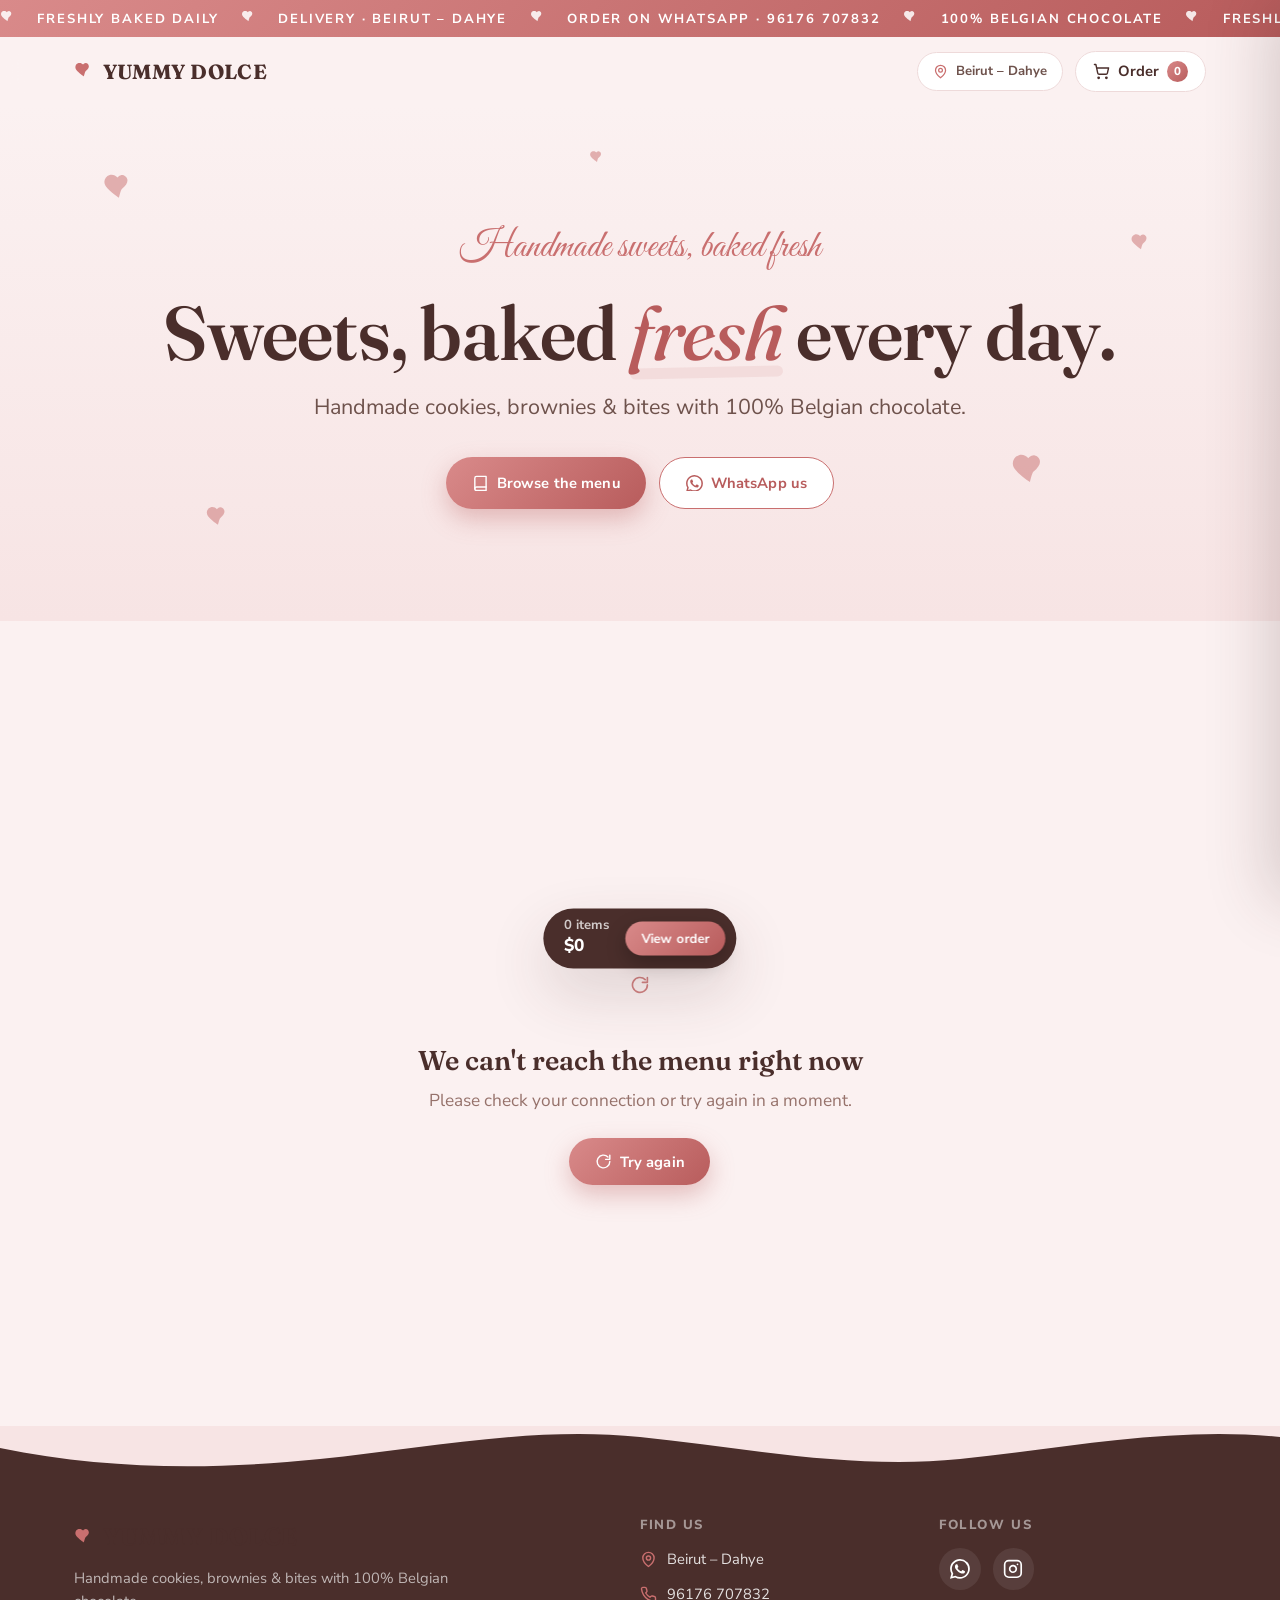
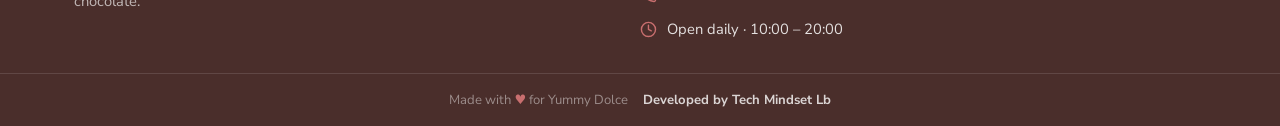
<file: index.html>
<!DOCTYPE html>
<html lang="en">
<head>
  <meta charset="UTF-8" />
  <meta name="viewport" content="width=device-width, initial-scale=1.0" />
  <title>YUMMY DOLCE · Handmade Sweets — Menu &amp; Order</title>
  <meta name="description" content="Cookies, brownies & bites made with 100% Belgian chocolate. Order on WhatsApp — delivery in Beirut – Dahye." />
  <meta property="og:title" content="YUMMY DOLCE · Handmade Sweets" />
  <meta property="og:description" content="Cookies, brownies & bites made with 100% Belgian chocolate. Order via WhatsApp." />
  <meta property="og:type" content="website" />
  <link rel="icon" type="image/svg+xml" href="favicon.svg" />

  <link rel="preconnect" href="https://fonts.googleapis.com" />
  <link rel="preconnect" href="https://fonts.gstatic.com" crossorigin />
  <link
    href="https://fonts.googleapis.com/css2?family=Fraunces:ital,opsz,wght@0,9..144,300..700;1,9..144,300..700&family=Great+Vibes&family=Nunito+Sans:ital,opsz,wght@0,6..12,300..800;1,6..12,300..800&display=swap"
    rel="stylesheet"
  />

  <link rel="stylesheet" href="css/tokens.css?v=5" />
  <link rel="stylesheet" href="css/site.css?v=5" />
</head>
<body>
  <!-- Top marquee ribbon -->
  <div class="marquee" aria-hidden="true">
    <div class="marquee-track" id="marquee-track"></div>
  </div>

  <!-- Header -->
  <header class="site-header" id="site-header">
    <div class="header-inner">
      <a class="brand" href="#top">
        <svg class="icon brand-heart" viewBox="0 0 24 24" fill="currentColor" aria-hidden="true"><path d="M12 21s-6.7-4.35-9.33-8.11C.6 9.9 1.9 5.9 5.4 4.9c2.1-.6 4.2.2 5.6 1.8 0 0 1.3-1.9 3.5-1.8h.01c1.15.16 2.24.9 2.92 2.02 1.4 2.35.1 5.1-3.44 7.97C13.16 15.7 12 21 12 21z"/></svg>
        <span class="brand-name" id="brand-name">YUMMY DOLCE</span>
      </a>

      <div class="header-actions">
        <span class="delivery-pill" id="delivery-pill">
          <svg class="icon" viewBox="0 0 24 24" fill="none" stroke="currentColor" stroke-width="2" stroke-linecap="round" stroke-linejoin="round" aria-hidden="true"><path d="M20 10c0 6-8 12-8 12s-8-6-8-12a8 8 0 0 1 16 0Z"/><circle cx="12" cy="10" r="3"/></svg>
          <span id="delivery-pill-text">Beirut – Dahye</span>
        </span>
        <button class="cart-btn" id="cart-btn" type="button" aria-label="Open your order">
          <svg class="icon" viewBox="0 0 24 24" fill="none" stroke="currentColor" stroke-width="2" stroke-linecap="round" stroke-linejoin="round" aria-hidden="true"><circle cx="8" cy="21" r="1"/><circle cx="19" cy="21" r="1"/><path d="M2.05 2.05h2l2.66 12.42a2 2 0 0 0 2 1.58h9.78a2 2 0 0 0 1.95-1.57l1.65-7.43H5.12"/></svg>
          <span class="cart-label" id="cart-label">Order</span>
          <span class="cart-badge" id="cart-badge" hidden>0</span>
        </button>
      </div>
    </div>
  </header>

  <main id="top">
    <!-- Hero -->
    <section class="hero">
      <div class="hero-floats" aria-hidden="true">
        <svg class="hf-1" viewBox="0 0 24 24" fill="currentColor"><path d="M12 21s-6.7-4.35-9.33-8.11C.6 9.9 1.9 5.9 5.4 4.9c2.1-.6 4.2.2 5.6 1.8 0 0 1.3-1.9 3.5-1.8h.01c1.15.16 2.24.9 2.92 2.02 1.4 2.35.1 5.1-3.44 7.97C13.16 15.7 12 21 12 21z"/></svg>
        <svg class="hf-2" viewBox="0 0 24 24" fill="currentColor"><path d="M12 21s-6.7-4.35-9.33-8.11C.6 9.9 1.9 5.9 5.4 4.9c2.1-.6 4.2.2 5.6 1.8 0 0 1.3-1.9 3.5-1.8h.01c1.15.16 2.24.9 2.92 2.02 1.4 2.35.1 5.1-3.44 7.97C13.16 15.7 12 21 12 21z"/></svg>
        <svg class="hf-3" viewBox="0 0 24 24" fill="currentColor"><path d="M12 21s-6.7-4.35-9.33-8.11C.6 9.9 1.9 5.9 5.4 4.9c2.1-.6 4.2.2 5.6 1.8 0 0 1.3-1.9 3.5-1.8h.01c1.15.16 2.24.9 2.92 2.02 1.4 2.35.1 5.1-3.44 7.97C13.16 15.7 12 21 12 21z"/></svg>
        <svg class="hf-4" viewBox="0 0 24 24" fill="currentColor"><path d="M12 21s-6.7-4.35-9.33-8.11C.6 9.9 1.9 5.9 5.4 4.9c2.1-.6 4.2.2 5.6 1.8 0 0 1.3-1.9 3.5-1.8h.01c1.15.16 2.24.9 2.92 2.02 1.4 2.35.1 5.1-3.44 7.97C13.16 15.7 12 21 12 21z"/></svg>
        <svg class="hf-5" viewBox="0 0 24 24" fill="currentColor"><path d="M12 21s-6.7-4.35-9.33-8.11C.6 9.9 1.9 5.9 5.4 4.9c2.1-.6 4.2.2 5.6 1.8 0 0 1.3-1.9 3.5-1.8h.01c1.15.16 2.24.9 2.92 2.02 1.4 2.35.1 5.1-3.44 7.97C13.16 15.7 12 21 12 21z"/></svg>
      </div>

      <div class="hero-inner">
        <p class="hero-eyebrow" id="hero-eyebrow">Handmade with Belgian chocolate</p>
        <h1 class="hero-title" id="hero-title">Sweets, baked <em>fresh</em> every day.</h1>
        <p class="hero-lede" id="hero-lede">Handmade cookies, brownies &amp; bites with 100% Belgian chocolate.</p>

        <div class="hero-cta">
          <a class="btn btn-primary" href="#menu">
            <svg class="icon" viewBox="0 0 24 24" fill="none" stroke="currentColor" stroke-width="2" stroke-linecap="round" stroke-linejoin="round" aria-hidden="true"><path d="M4 19.5A2.5 2.5 0 0 1 6.5 17H20"/><path d="M6.5 2H20v20H6.5A2.5 2.5 0 0 1 4 19.5v-15A2.5 2.5 0 0 1 6.5 2z"/></svg>
            Browse the menu
          </a>
          <a class="btn btn-secondary" id="hero-whatsapp" href="#" target="_blank" rel="noopener">
            <svg class="icon" viewBox="0 0 24 24" fill="currentColor" aria-hidden="true"><path d="M17.47 14.38c-.3-.15-1.76-.87-2.03-.97-.27-.1-.47-.15-.67.15-.2.3-.77.97-.94 1.17-.17.2-.35.22-.65.07-.3-.15-1.26-.46-2.4-1.48-.89-.79-1.49-1.77-1.66-2.07-.17-.3-.02-.46.13-.61.13-.13.3-.35.45-.52.15-.17.2-.3.3-.5.1-.2.05-.37-.02-.52-.08-.15-.67-1.62-.92-2.22-.24-.58-.49-.5-.67-.51h-.57c-.2 0-.52.07-.8.37-.27.3-1.04 1.02-1.04 2.5 0 1.47 1.07 2.9 1.22 3.1.15.2 2.11 3.22 5.11 4.51.71.31 1.27.49 1.7.63.72.23 1.37.2 1.88.12.57-.09 1.76-.72 2.01-1.42.25-.7.25-1.29.17-1.42-.07-.13-.27-.2-.57-.35zM12.05 21.8h-.01a9.8 9.8 0 0 1-5-1.37l-.36-.21-3.72.98 1-3.63-.24-.37a9.78 9.78 0 0 1-1.51-5.25c0-5.4 4.4-9.8 9.81-9.8 2.62 0 5.08 1.02 6.93 2.88a9.74 9.74 0 0 1 2.87 6.94c0 5.4-4.4 9.8-9.77 9.8zm8.43-18.26A11.7 11.7 0 0 0 12.04 0C5.45 0 .1 5.34.09 11.93c0 2.1.55 4.15 1.6 5.96L0 24l6.24-1.64a11.9 11.9 0 0 0 5.8 1.48h.01c6.58 0 11.94-5.35 11.95-11.94 0-3.19-1.24-6.19-3.5-8.45z"/></svg>
            WhatsApp us
          </a>
        </div>

      </div>
    </section>

    <!-- Menu -->
    <section id="menu" class="menu-shell" aria-label="Menu">
      <div class="menu-heading" data-reveal>
        <span class="menu-eyebrow">Order online</span>
        <h2>Our Menu</h2>
        <p>Everything is baked fresh to order. Prices in USD.</p>
      </div>

      <div id="menu-root">
        <div class="loader" aria-label="Loading menu">
          <span></span><span></span><span></span>
        </div>
      </div>
    </section>
  </main>

  <!-- Footer -->
  <footer class="site-footer">
    <svg class="footer-wave" viewBox="0 0 1440 44" preserveAspectRatio="none" aria-hidden="true"><path fill="currentColor" d="M0,22 C120,44 240,44 360,33 C480,22 600,0 720,11 C840,22 960,44 1080,33 C1200,22 1320,0 1440,11 L1440,44 L0,44 Z"/></svg>
    <div class="footer-inner">
      <div class="footer-brand">
        <a class="brand" href="#top">
          <svg class="icon brand-heart" viewBox="0 0 24 24" fill="currentColor" aria-hidden="true"><path d="M12 21s-6.7-4.35-9.33-8.11C.6 9.9 1.9 5.9 5.4 4.9c2.1-.6 4.2.2 5.6 1.8 0 0 1.3-1.9 3.5-1.8h.01c1.15.16 2.24.9 2.92 2.02 1.4 2.35.1 5.1-3.44 7.97C13.16 15.7 12 21 12 21z"/></svg>
          <span class="brand-name" id="footer-brand">YUMMY DOLCE</span>
        </a>
        <p id="footer-about">Cookies, brownies &amp; bites made with 100% Belgian chocolate. Baked fresh every morning.</p>
      </div>

      <div class="footer-col">
        <h4>Find us</h4>
        <div class="footer-links">
          <span id="footer-delivery">
            <svg class="icon" viewBox="0 0 24 24" fill="none" stroke="currentColor" stroke-width="2" stroke-linecap="round" stroke-linejoin="round" aria-hidden="true"><path d="M20 10c0 6-8 12-8 12s-8-6-8-12a8 8 0 0 1 16 0Z"/><circle cx="12" cy="10" r="3"/></svg>
            <span>Beirut – Dahye</span>
          </span>
          <a id="footer-phone" href="https://wa.me/96176707832" target="_blank" rel="noopener">
            <svg class="icon" viewBox="0 0 24 24" fill="none" stroke="currentColor" stroke-width="2" stroke-linecap="round" stroke-linejoin="round" aria-hidden="true"><path d="M22 16.92v3a2 2 0 0 1-2.18 2 19.79 19.79 0 0 1-8.63-3.07 19.5 19.5 0 0 1-6-6 19.79 19.79 0 0 1-3.07-8.67A2 2 0 0 1 4.11 2h3a2 2 0 0 1 2 1.72c.12.9.35 1.79.68 2.63a2 2 0 0 1-.45 2.11L8.09 9.91a16 16 0 0 0 6 6l1.45-1.25a2 2 0 0 1 2.11-.45c.84.33 1.73.56 2.63.68A2 2 0 0 1 22 16.92z"/></svg>
            <span id="footer-phone-text">76 707832</span>
          </a>
          <span id="footer-hours">
            <svg class="icon" viewBox="0 0 24 24" fill="none" stroke="currentColor" stroke-width="2" stroke-linecap="round" stroke-linejoin="round" aria-hidden="true"><circle cx="12" cy="12" r="10"/><path d="M12 6v6l4 2"/></svg>
            <span id="footer-hours-text">Open daily · 10:00 – 20:00</span>
          </span>
        </div>
      </div>

      <div class="footer-col">
        <h4>Follow us</h4>
        <div class="footer-socials" id="footer-socials">
          <a href="https://www.instagram.com/yummy.dolce/" target="_blank" rel="noopener" aria-label="Instagram" data-social="instagram">
            <svg class="icon" viewBox="0 0 24 24" fill="none" stroke="currentColor" stroke-width="2" stroke-linecap="round" stroke-linejoin="round" aria-hidden="true"><rect x="2" y="2" width="20" height="20" rx="5"/><path d="M16 11.37A4 4 0 1 1 12.63 8 4 4 0 0 1 16 11.37z"/><line x1="17.5" y1="6.5" x2="17.51" y2="6.5"/></svg>
          </a>
          <a href="https://wa.me/96176707832" target="_blank" rel="noopener" aria-label="WhatsApp" data-social="whatsapp">
            <svg class="icon" viewBox="0 0 24 24" fill="currentColor" aria-hidden="true"><path d="M17.47 14.38c-.3-.15-1.76-.87-2.03-.97-.27-.1-.47-.15-.67.15-.2.3-.77.97-.94 1.17-.17.2-.35.22-.65.07-.3-.15-1.26-.46-2.4-1.48-.89-.79-1.49-1.77-1.66-2.07-.17-.3-.02-.46.13-.61.13-.13.3-.35.45-.52.15-.17.2-.3.3-.5.1-.2.05-.37-.02-.52-.08-.15-.67-1.62-.92-2.22-.24-.58-.49-.5-.67-.51h-.57c-.2 0-.52.07-.8.37-.27.3-1.04 1.02-1.04 2.5 0 1.47 1.07 2.9 1.22 3.1.15.2 2.11 3.22 5.11 4.51.71.31 1.27.49 1.7.63.72.23 1.37.2 1.88.12.57-.09 1.76-.72 2.01-1.42.25-.7.25-1.29.17-1.42-.07-.13-.27-.2-.57-.35zM12.05 21.8h-.01a9.8 9.8 0 0 1-5-1.37l-.36-.21-3.72.98 1-3.63-.24-.37a9.78 9.78 0 0 1-1.51-5.25c0-5.4 4.4-9.8 9.81-9.8 2.62 0 5.08 1.02 6.93 2.88a9.74 9.74 0 0 1 2.87 6.94c0 5.4-4.4 9.8-9.77 9.8zm8.43-18.26A11.7 11.7 0 0 0 12.04 0C5.45 0 .1 5.34.09 11.93c0 2.1.55 4.15 1.6 5.96L0 24l6.24-1.64a11.9 11.9 0 0 0 5.8 1.48h.01c6.58 0 11.94-5.35 11.95-11.94 0-3.19-1.24-6.19-3.5-8.45z"/></svg>
          </a>
          <a href="#" target="_blank" rel="noopener" aria-label="TikTok" data-social="tiktok">
            <svg class="icon" viewBox="0 0 24 24" fill="currentColor" aria-hidden="true"><path d="M19.59 6.69a4.83 4.83 0 0 1-3.77-4.25V2h-3.45v13.67a2.89 2.89 0 0 1-5.2 1.74 2.89 2.89 0 0 1 2.31-4.64 2.93 2.93 0 0 1 .88.13V9.4a6.84 6.84 0 0 0-1-.05A6.33 6.33 0 0 0 5 20.1a6.34 6.34 0 0 0 10.86-4.43v-7a8.16 8.16 0 0 0 4.77 1.52v-3.4a4.85 4.85 0 0 1-1-.1z"/></svg>
          </a>
          <a href="#" target="_blank" rel="noopener" aria-label="Facebook" data-social="facebook">
            <svg class="icon" viewBox="0 0 24 24" fill="currentColor" aria-hidden="true"><path d="M18 2h-3a5 5 0 0 0-5 5v3H7v4h3v8h4v-8h3l1-4h-4V7a1 1 0 0 1 1-1h3z"/></svg>
          </a>
        </div>
      </div>
    </div>
    <div class="footer-bottom">
      <span>Made with <span class="heart">♥</span> for Yummy Dolce</span>
      <a href="https://techmindset-lb.com/" target="_blank" rel="noopener">Developed by Tech Mindset Lb</a>
    </div>
  </footer>

  <!-- Mobile cart bar -->
  <div class="cart-bar" id="cart-bar" role="button" tabindex="0" aria-label="Open your order">
    <div class="cart-bar-total">
      <small id="cart-bar-count">0 items</small>
      <span id="cart-bar-total">$0.00</span>
    </div>
    <button class="btn btn-primary btn-sm" id="cart-bar-open" type="button">View order</button>
  </div>

  <!-- Overlay -->
  <div class="overlay" id="overlay"></div>

  <!-- Cart drawer -->
  <aside class="cart-drawer" id="cart-drawer" aria-label="Your order" aria-hidden="true">
    <div class="drawer-head">
      <h3>Your order</h3>
      <button class="drawer-close" id="drawer-close" type="button" aria-label="Close cart">
        <svg class="icon" viewBox="0 0 24 24" fill="none" stroke="currentColor" stroke-width="2.5" stroke-linecap="round" aria-hidden="true"><path d="M18 6 6 18M6 6l12 12"/></svg>
      </button>
    </div>
    <div class="drawer-body" id="drawer-body"></div>
    <div class="drawer-foot" id="drawer-foot" hidden>
      <div class="drawer-subtotal">
        <span class="st-label">Subtotal</span>
        <span class="st-value" id="drawer-total">$0.00</span>
      </div>
      <button class="btn btn-primary btn-block" id="checkout-btn" type="button">
        <svg class="icon" viewBox="0 0 24 24" fill="currentColor" aria-hidden="true"><path d="M17.47 14.38c-.3-.15-1.76-.87-2.03-.97-.27-.1-.47-.15-.67.15-.2.3-.77.97-.94 1.17-.17.2-.35.22-.65.07-.3-.15-1.26-.46-2.4-1.48-.89-.79-1.49-1.77-1.66-2.07-.17-.3-.02-.46.13-.61.13-.13.3-.35.45-.52.15-.17.2-.3.3-.5.1-.2.05-.37-.02-.52-.08-.15-.67-1.62-.92-2.22-.24-.58-.49-.5-.67-.51h-.57c-.2 0-.52.07-.8.37-.27.3-1.04 1.02-1.04 2.5 0 1.47 1.07 2.9 1.22 3.1.15.2 2.11 3.22 5.11 4.51.71.31 1.27.49 1.7.63.72.23 1.37.2 1.88.12.57-.09 1.76-.72 2.01-1.42.25-.7.25-1.29.17-1.42-.07-.13-.27-.2-.57-.35zM12.05 21.8h-.01a9.8 9.8 0 0 1-5-1.37l-.36-.21-3.72.98 1-3.63-.24-.37a9.78 9.78 0 0 1-1.51-5.25c0-5.4 4.4-9.8 9.81-9.8 2.62 0 5.08 1.02 6.93 2.88a9.74 9.74 0 0 1 2.87 6.94c0 5.4-4.4 9.8-9.77 9.8zm8.43-18.26A11.7 11.7 0 0 0 12.04 0C5.45 0 .1 5.34.09 11.93c0 2.1.55 4.15 1.6 5.96L0 24l6.24-1.64a11.9 11.9 0 0 0 5.8 1.48h.01c6.58 0 11.94-5.35 11.95-11.94 0-3.19-1.24-6.19-3.5-8.45z"/></svg>
        Checkout on WhatsApp
      </button>
      <p class="drawer-hint">
        <svg class="icon" viewBox="0 0 24 24" fill="none" stroke="currentColor" stroke-width="2" stroke-linecap="round" stroke-linejoin="round" aria-hidden="true"><path d="M20 10c0 6-8 12-8 12s-8-6-8-12a8 8 0 0 1 16 0Z"/><circle cx="12" cy="10" r="3"/></svg>
        <span id="drawer-hint-text">We deliver in Beirut – Dahye</span>
      </p>
    </div>
  </aside>

  <!-- Modal host (option picker / checkout) -->
  <div class="modal" id="modal" role="dialog" aria-modal="true" aria-hidden="true">
    <div class="modal-card" id="modal-card"></div>
  </div>

  <div class="toast-root" id="toast-root" aria-live="polite"></div>

  <script type="module" src="js/app.js?v=5"></script>
</body>
</html>
</file>
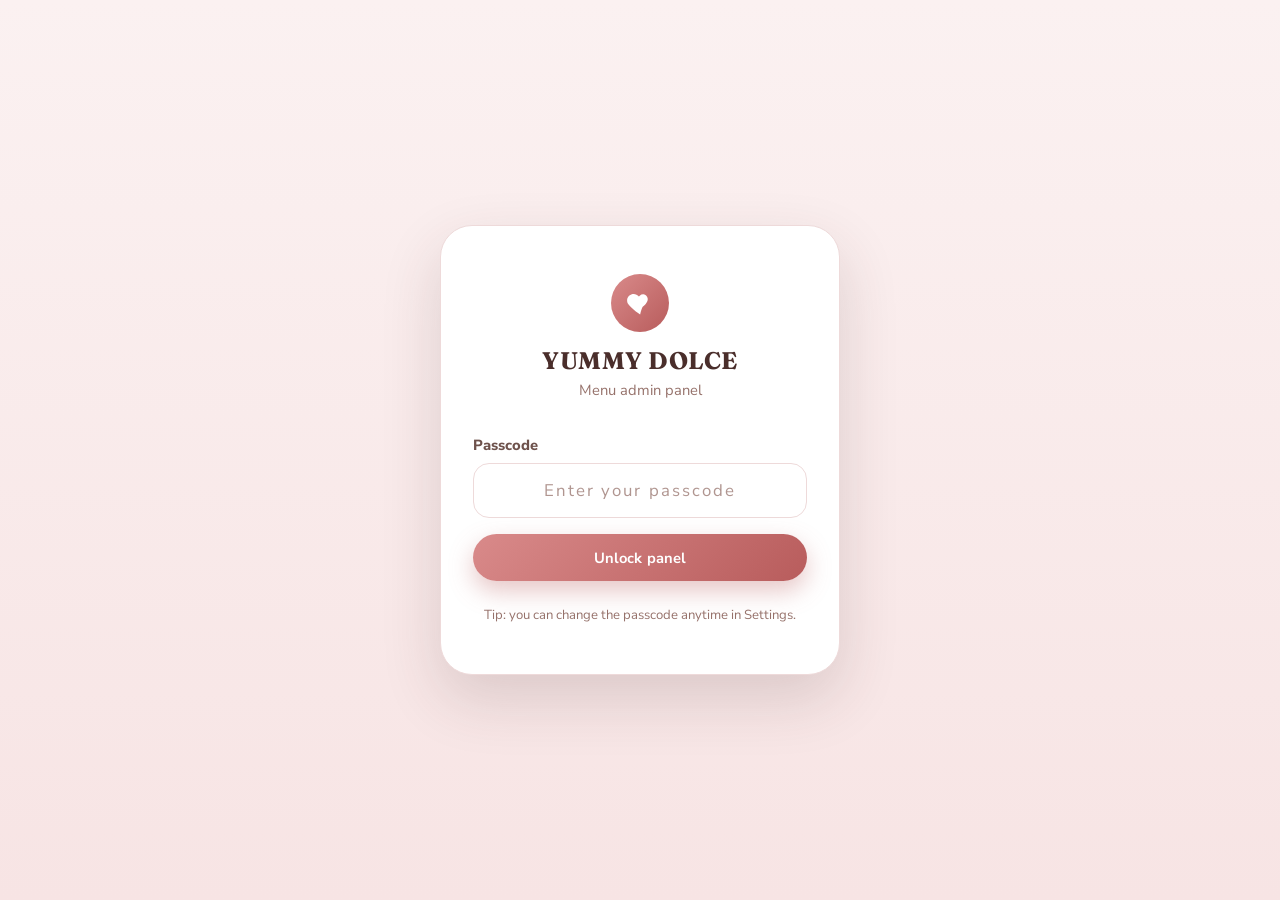
<file: admin.html>
<!DOCTYPE html>
<html lang="en">
<head>
  <meta charset="UTF-8" />
  <meta name="viewport" content="width=device-width, initial-scale=1.0" />
  <meta name="robots" content="noindex" />
  <title>YUMMY DOLCE · Admin</title>
  <link rel="icon" type="image/svg+xml" href="favicon.svg" />
  <link rel="preconnect" href="https://fonts.googleapis.com" />
  <link rel="preconnect" href="https://fonts.gstatic.com" crossorigin />
  <link
    href="https://fonts.googleapis.com/css2?family=Fraunces:ital,opsz,wght@0,9..144,300..700;1,9..144,300..700&family=Great+Vibes&family=Nunito+Sans:ital,opsz,wght@0,6..12,300..800;1,6..12,300..800&display=swap"
    rel="stylesheet"
  />
  <link rel="stylesheet" href="css/tokens.css?v=7" />
  <link rel="stylesheet" href="css/admin.css?v=7" />
</head>
<body>
  <!-- ============ Login ============ -->
  <div id="login-view" class="login-view">
    <div class="login-card" data-reveal>
      <div class="login-logo">
        <svg viewBox="0 0 24 24" fill="currentColor" aria-hidden="true"><path d="M12 21s-6.7-4.35-9.33-8.11C.6 9.9 1.9 5.9 5.4 4.9c2.1-.6 4.2.2 5.6 1.8 0 0 1.3-1.9 3.5-1.8h.01c1.15.16 2.24.9 2.92 2.02 1.4 2.35.1 5.1-3.44 7.97C13.16 15.7 12 21 12 21z"/></svg>
      </div>
      <h1>YUMMY DOLCE</h1>
      <p class="login-sub">Menu admin panel</p>

      <form id="login-form" class="login-form">
        <div class="form-field">
          <label for="passcode">Passcode</label>
          <input id="passcode" name="passcode" type="password" autocomplete="current-password" placeholder="Enter your passcode" required />
        </div>
        <p class="login-error" id="login-error" hidden></p>
        <button class="btn btn-primary btn-block" type="submit" id="login-btn">
          Unlock panel
        </button>
      </form>

      <p class="login-hint">Tip: you can change the passcode anytime in Settings.</p>
    </div>
  </div>

  <!-- ============ Admin ============ -->
  <div id="admin-view" class="admin-view" hidden>
    <aside class="admin-side">
      <div class="admin-brand">
        <svg viewBox="0 0 24 24" fill="currentColor" aria-hidden="true"><path d="M12 21s-6.7-4.35-9.33-8.11C.6 9.9 1.9 5.9 5.4 4.9c2.1-.6 4.2.2 5.6 1.8 0 0 1.3-1.9 3.5-1.8h.01c1.15.16 2.24.9 2.92 2.02 1.4 2.35.1 5.1-3.44 7.97C13.16 15.7 12 21 12 21z"/></svg>
        <div>
          <strong>YUMMY DOLCE</strong>
          <span>Admin</span>
        </div>
      </div>

      <nav class="admin-nav">
        <button class="admin-nav-item active" data-tab="menu" type="button">
          <svg class="icon" viewBox="0 0 24 24" fill="none" stroke="currentColor" stroke-width="2" stroke-linecap="round" stroke-linejoin="round" aria-hidden="true"><path d="M4 19.5A2.5 2.5 0 0 1 6.5 17H20"/><path d="M6.5 2H20v20H6.5A2.5 2.5 0 0 1 4 19.5v-15A2.5 2.5 0 0 1 6.5 2z"/></svg>
          Menu
        </button>
        <button class="admin-nav-item" data-tab="orders" type="button">
          <svg class="icon" viewBox="0 0 24 24" fill="none" stroke="currentColor" stroke-width="2" stroke-linecap="round" stroke-linejoin="round" aria-hidden="true"><path d="M21 8a2 2 0 0 0-1-1.73l-7-4a2 2 0 0 0-2 0l-7 4A2 2 0 0 0 3 8v8a2 2 0 0 0 1 1.73l7 4a2 2 0 0 0 2 0l7-4A2 2 0 0 0 21 16Z"/><path d="m3.3 7 8.7 5 8.7-5"/><path d="M12 22V12"/></svg>
          Orders
          <span class="nav-badge" id="orders-badge" hidden></span>
        </button>
        <button class="admin-nav-item" data-tab="settings" type="button">
          <svg class="icon" viewBox="0 0 24 24" fill="none" stroke="currentColor" stroke-width="2" stroke-linecap="round" stroke-linejoin="round" aria-hidden="true"><path d="M12.22 2h-.44a2 2 0 0 0-2 2v.18a2 2 0 0 1-1 1.73l-.43.25a2 2 0 0 1-2 0l-.15-.08a2 2 0 0 0-2.73.73l-.22.38a2 2 0 0 0 .73 2.73l.15.1a2 2 0 0 1 1 1.72v.51a2 2 0 0 1-1 1.74l-.15.09a2 2 0 0 0-.73 2.73l.22.38a2 2 0 0 0 2.73.73l.15-.08a2 2 0 0 1 2 0l.43.25a2 2 0 0 1 1 1.73V20a2 2 0 0 0 2 2h.44a2 2 0 0 0 2-2v-.18a2 2 0 0 1 1-1.73l.43-.25a2 2 0 0 1 2 0l.15.08a2 2 0 0 0 2.73-.73l.22-.39a2 2 0 0 0-.73-2.73l-.15-.08a2 2 0 0 1-1-1.74v-.5a2 2 0 0 1 1-1.74l.15-.09a2 2 0 0 0 .73-2.73l-.22-.38a2 2 0 0 0-2.73-.73l-.15.08a2 2 0 0 1-2 0l-.43-.25a2 2 0 0 1-1-1.73V4a2 2 0 0 0-2-2z"/><circle cx="12" cy="12" r="3"/></svg>
          Settings
        </button>
      </nav>

      <div class="admin-side-foot">
        <a href="index.html" target="_blank" rel="noopener" id="view-site">
          <svg class="icon" viewBox="0 0 24 24" fill="none" stroke="currentColor" stroke-width="2" stroke-linecap="round" stroke-linejoin="round" aria-hidden="true"><path d="M2 12s3.5-7 10-7 10 7 10 7-3.5 7-10 7-10-7-10-7Z"/><circle cx="12" cy="12" r="3"/></svg>
          View site
        </a>
        <button class="admin-nav-item logout" id="logout-btn" type="button">
          <svg class="icon" viewBox="0 0 24 24" fill="none" stroke="currentColor" stroke-width="2" stroke-linecap="round" stroke-linejoin="round" aria-hidden="true"><path d="M9 21H5a2 2 0 0 1-2-2V5a2 2 0 0 1 2-2h4"/><path d="m16 17 5-5-5-5"/><path d="M21 12H9"/></svg>
          Log out
        </button>
      </div>
    </aside>

    <main class="admin-main">
      <header class="admin-topbar">
        <h1 id="tab-title">Menu</h1>
        <div class="topbar-actions">
          <span class="save-state" id="save-state" hidden>
            <span class="dot"></span> Unsaved changes
          </span>
          <button class="btn btn-primary btn-sm" id="save-btn" type="button" disabled>
            <svg class="icon" viewBox="0 0 24 24" fill="none" stroke="currentColor" stroke-width="2.2" stroke-linecap="round" stroke-linejoin="round" aria-hidden="true"><path d="M19 21H5a2 2 0 0 1-2-2V5a2 2 0 0 1 2-2h11l5 5v11a2 2 0 0 1-2 2z"/><path d="M17 21v-8H7v8"/><path d="M7 3v5h8"/></svg>
            Save changes
          </button>
        </div>
      </header>

      <!-- Menu tab -->
      <section class="tab-pane" id="tab-menu">
        <div class="pane-head">
          <p class="pane-desc">Organize products into categories. Create a category first, then open it to add its items.</p>
          <button class="btn btn-secondary btn-sm" id="add-category-btn" type="button" disabled>
            <svg class="icon" viewBox="0 0 24 24" fill="none" stroke="currentColor" stroke-width="2.2" stroke-linecap="round" stroke-linejoin="round" aria-hidden="true"><path d="M12 5v14M5 12h14"/></svg>
            Add category
          </button>
        </div>
        <div id="menu-pane"></div>
      </section>

      <!-- Orders tab -->
      <section class="tab-pane" id="tab-orders" hidden>
        <div class="pane-head">
          <p class="pane-desc">Orders sent by customers through the site are logged here automatically — even if a WhatsApp message is missed. Mark them as you work through them.</p>
          <button class="btn btn-secondary btn-sm" id="refresh-orders" type="button">
            <svg class="icon" viewBox="0 0 24 24" fill="none" stroke="currentColor" stroke-width="2" stroke-linecap="round" stroke-linejoin="round" aria-hidden="true"><path d="M21 12a9 9 0 1 1-2.64-6.36"/><path d="M21 3v6h-6"/></svg>
            Refresh
          </button>
        </div>
        <div id="orders-pane"></div>
      </section>

      <!-- Settings tab -->
      <section class="tab-pane" id="tab-settings" hidden>
        <div class="settings-grid">
          <div class="admin-card">
            <h2>Business details</h2>
            <p class="card-desc">Shown in the header, hero and footer of the menu site.</p>
            <div class="settings-form" id="business-form">
              <div class="form-field">
                <label for="set-name">Brand name</label>
                <input id="set-name" type="text" maxlength="40" />
              </div>
              <div class="form-field">
                <label for="set-tagline">Tagline (script text)</label>
                <input id="set-tagline" type="text" maxlength="60" />
              </div>
              <div class="form-field">
                <label for="set-about">About</label>
                <textarea id="set-about" rows="2" maxlength="240"></textarea>
              </div>
              <div class="form-row">
                <div class="form-field">
                  <label for="set-whatsapp">WhatsApp number (no +)</label>
                  <input id="set-whatsapp" type="tel" maxlength="20" placeholder="96176707832" />
                </div>
                <div class="form-field">
                  <label for="set-currency">Currency symbol</label>
                  <input id="set-currency" type="text" maxlength="4" value="$" />
                </div>
              </div>
              <div class="form-row">
                <div class="form-field">
                  <label for="set-delivery">Delivery area</label>
                  <input id="set-delivery" type="text" maxlength="60" />
                </div>
                <div class="form-field">
                  <label for="set-hours">Opening hours</label>
                  <input id="set-hours" type="text" maxlength="60" />
                </div>
              </div>
              <div class="form-field">
                <label for="set-orderprefix">Order prefix (e.g. YD)</label>
                <input id="set-orderprefix" type="text" maxlength="6" />
              </div>
              <h3>Social links (optional)</h3>
              <div class="form-field">
                <label for="set-instagram">Instagram URL</label>
                <input id="set-instagram" type="url" placeholder="https://instagram.com/yummydolce" />
              </div>
              <div class="form-field">
                <label for="set-tiktok">TikTok URL</label>
                <input id="set-tiktok" type="url" placeholder="https://tiktok.com/@" />
              </div>
              <div class="form-field">
                <label for="set-facebook">Facebook URL</label>
                <input id="set-facebook" type="url" placeholder="https://facebook.com/yummydolce" />
              </div>
              <button class="btn btn-primary" id="business-save" type="button">Save business details</button>
            </div>
          </div>

          <div class="admin-card">
            <h2>Change passcode</h2>
            <p class="card-desc">Your secret key for this panel. Keep it somewhere safe.</p>
            <div class="settings-form" id="passcode-form">
              <div class="form-field">
                <label for="pw-current">Current passcode</label>
                <input id="pw-current" type="password" autocomplete="current-password" />
              </div>
              <div class="form-field">
                <label for="pw-new">New passcode</label>
                <input id="pw-new" type="password" autocomplete="new-password" minlength="6" />
              </div>
              <div class="form-field">
                <label for="pw-confirm">Confirm new passcode</label>
                <input id="pw-confirm" type="password" autocomplete="new-password" />
              </div>
              <button class="btn btn-primary" id="passcode-save" type="button">Update passcode</button>
            </div>
          </div>
        </div>
      </section>
    </main>
  </div>

  <!-- Modal host -->
  <div class="modal" id="modal" role="dialog" aria-modal="true" aria-hidden="true">
    <div class="modal-card" id="modal-card"></div>
  </div>

  <div class="toast-root" id="toast-root" aria-live="polite"></div>

  <script type="module" src="js/admin.js?v=9"></script>
</body>
</html>
</file>
<file: css/tokens.css>
/* ============================================================
   YUMMY DOLCE — Design tokens (Modern Patisserie)
   ============================================================ */
:root {
  /* Palette */
  --canvas-1: #FBF1F1;
  --canvas-2: #F7E4E4;
  --card: #FFFFFF;
  --ink: #4A2E2B;
  --ink-soft: #6E524C;
  --ink-muted: #96726B;
  --rose: #C96F6F;
  --rose-deep: #B85C5C;
  --rose-soft: #F3DCDC;
  --rose-mist: #FBEFF0;
  --hairline: #EEDADA;
  --honey: #D9A05B;
  --white: #FFFFFF;
  --success: #4C9A6E;
  --danger: #C1504D;

  /* Gradients */
  --grad-canvas: linear-gradient(180deg, var(--canvas-1) 0%, var(--canvas-2) 100%);
  --grad-rose: linear-gradient(135deg, #D98A8A 0%, var(--rose-deep) 100%);
  --grad-card: linear-gradient(160deg, #FDF6F6 0%, var(--rose-mist) 100%);

  /* Shadows */
  --shadow-sm: 0 2px 10px rgba(74, 46, 43, 0.06);
  --shadow-md: 0 10px 30px rgba(74, 46, 43, 0.10);
  --shadow-lg: 0 24px 60px rgba(74, 46, 43, 0.16);

  /* Radii */
  --r-sm: 10px;
  --r-md: 16px;
  --r-lg: 24px;
  --r-xl: 32px;
  --r-full: 999px;

  /* Typography */
  --font-display: "Fraunces", "Georgia", serif;
  --font-script: "Great Vibes", cursive;
  --font-body: "Nunito Sans", system-ui, -apple-system, sans-serif;

  /* Fluid type scale */
  --text-hero: clamp(2.5rem, 6.5vw + 1rem, 4.75rem);
  --text-hero-lede: clamp(1.05rem, 1vw + 0.8rem, 1.35rem);
  --text-h2: clamp(1.9rem, 3vw + 0.9rem, 2.9rem);
  --text-h3: clamp(1.3rem, 1.2vw + 0.8rem, 1.7rem);
  --text-base: clamp(1rem, 0.4vw + 0.92rem, 1.08rem);
  --text-sm: 0.92rem;
  --text-xs: 0.82rem;

  /* Spacing scale */
  --sp-1: 0.25rem;
  --sp-2: 0.5rem;
  --sp-3: 0.75rem;
  --sp-4: 1rem;
  --sp-5: 1.5rem;
  --sp-6: 2rem;
  --sp-7: 3rem;
  --sp-8: 4rem;
  --sp-9: 6rem;

  /* Motion */
  --ease-out: cubic-bezier(0.22, 1, 0.36, 1);
  --ease-spring: cubic-bezier(0.34, 1.56, 0.64, 1);
  --dur-fast: 150ms;
  --dur-med: 260ms;
  --dur-slow: 480ms;

  /* Layout */
  --page-max: 1180px;
  --header-h: 68px;
}

/* ---------- Reset & base ---------- */
*,
*::before,
*::after {
  box-sizing: border-box;
}

html {
  scroll-behavior: smooth;
  -webkit-text-size-adjust: 100%;
}

body {
  margin: 0;
  font-family: var(--font-body);
  font-size: var(--text-base);
  line-height: 1.55;
  color: var(--ink);
  background: var(--canvas-1);
  -webkit-font-smoothing: antialiased;
  text-rendering: optimizeLegibility;
}

img {
  max-width: 100%;
  display: block;
}

button {
  font-family: inherit;
  cursor: pointer;
}

input,
select,
textarea {
  font-family: inherit;
  font-size: inherit;
  color: inherit;
}

a {
  color: var(--rose-deep);
}

h1, h2, h3, h4 {
  margin: 0;
  line-height: 1.12;
}

p {
  margin: 0;
}

:focus-visible {
  outline: 3px solid rgba(201, 111, 111, 0.55);
  outline-offset: 2px;
  border-radius: 4px;
}

.sr-only {
  position: absolute;
  width: 1px;
  height: 1px;
  padding: 0;
  margin: -1px;
  overflow: hidden;
  clip: rect(0 0 0 0);
  white-space: nowrap;
  border: 0;
}

/* ---------- Buttons ---------- */
.btn {
  display: inline-flex;
  align-items: center;
  justify-content: center;
  gap: 0.5rem;
  border: 0;
  border-radius: var(--r-full);
  text-decoration: none; /* .btn is used on <a> tags too — no underline */
  font-weight: 700;
  font-size: var(--text-sm);
  letter-spacing: 0.01em;
  padding: 0.85rem 1.6rem;
  transition: transform var(--dur-fast) var(--ease-out),
    box-shadow var(--dur-med) var(--ease-out),
    background-color var(--dur-med) var(--ease-out),
    color var(--dur-med) var(--ease-out),
    border-color var(--dur-med) var(--ease-out);
  will-change: transform;
}

.btn:active {
  transform: scale(0.97);
}

.btn-primary {
  background: var(--grad-rose);
  color: var(--white);
  box-shadow: 0 10px 24px rgba(184, 92, 92, 0.35);
}

.btn-primary:hover {
  transform: translateY(-2px);
  box-shadow: 0 14px 30px rgba(184, 92, 92, 0.42);
}

.btn-secondary {
  background: var(--white);
  color: var(--rose-deep);
  border: 1.5px solid var(--rose);
}

.btn-secondary:hover {
  border-color: var(--rose-deep);
  background: var(--rose-mist);
  transform: translateY(-2px);
}

.btn-ghost {
  background: transparent;
  color: var(--ink-soft);
}

.btn-ghost:hover {
  background: var(--rose-soft);
  color: var(--ink);
}

.btn-danger {
  background: transparent;
  color: var(--danger);
  border: 1.5px solid rgba(193, 80, 77, 0.45);
}

.btn-danger:hover {
  background: rgba(193, 80, 77, 0.08);
}

.btn-block {
  width: 100%;
}

.btn-sm {
  padding: 0.5rem 1rem;
  font-size: var(--text-xs);
}

.btn[disabled] {
  opacity: 0.55;
  cursor: not-allowed;
  transform: none !important;
  box-shadow: none !important;
}

/* ---------- Icon sizes ---------- */
.icon {
  width: 1.15em;
  height: 1.15em;
  flex: none;
}

.icon-lg {
  width: 1.5em;
  height: 1.5em;
}

.icon-xl {
  width: 2em;
  height: 2em;
}

/* ---------- Reveal on scroll ---------- */
[data-reveal] {
  opacity: 0;
  transform: translateY(18px);
  transition: opacity 0.7s var(--ease-out), transform 0.7s var(--ease-out);
  transition-delay: var(--reveal-delay, 0ms);
}

[data-reveal].is-in {
  opacity: 1;
  transform: none;
}

/* ---------- Scrollbar (subtle) ---------- */
::-webkit-scrollbar {
  width: 10px;
  height: 10px;
}

::-webkit-scrollbar-thumb {
  background: var(--rose-soft);
  border-radius: 999px;
  border: 2px solid var(--canvas-1);
}

::-webkit-scrollbar-thumb:hover {
  background: var(--rose);
}

/* ---------- Reduced motion ---------- */
@media (prefers-reduced-motion: reduce) {
  *,
  *::before,
  *::after {
    animation-duration: 0.001ms !important;
    animation-iteration-count: 1 !important;
    transition-duration: 0.001ms !important;
    scroll-behavior: auto !important;
  }

  [data-reveal] {
    opacity: 1;
    transform: none;
  }
}
</file>
<file: css/site.css>
/* ============================================================
   YUMMY DOLCE — Customer site (Modern Patisserie)
   ============================================================ */

/* ---------- Marquee strip ---------- */
.marquee {
  background: var(--grad-rose);
  color: var(--white);
  overflow: hidden;
  padding: 0.5rem 0;
  position: relative;
  z-index: 20;
}

.marquee-track {
  display: flex;
  width: max-content;
  animation: marquee 26s linear infinite;
  will-change: transform;
}

.marquee:hover .marquee-track {
  animation-play-state: paused;
}

.marquee-item {
  display: flex;
  align-items: center;
  gap: 1.4rem;
  padding-right: 1.4rem;
  font-weight: 700;
  font-size: var(--text-xs);
  letter-spacing: 0.14em;
  text-transform: uppercase;
  white-space: nowrap;
}

.marquee-item .heart-mark {
  color: rgba(255, 255, 255, 0.85);
}

@keyframes marquee {
  to {
    transform: translateX(-50%);
  }
}

/* ---------- Header ---------- */
.site-header {
  position: sticky;
  top: 0;
  z-index: 40;
  background: rgba(251, 241, 241, 0.86);
  backdrop-filter: blur(14px);
  -webkit-backdrop-filter: blur(14px);
  border-bottom: 1px solid transparent;
  transition: border-color var(--dur-med) var(--ease-out),
    box-shadow var(--dur-med) var(--ease-out);
}

.site-header.scrolled {
  border-bottom-color: var(--hairline);
  box-shadow: var(--shadow-sm);
}

.header-inner {
  max-width: var(--page-max);
  margin: 0 auto;
  padding: 0 var(--sp-5);
  height: var(--header-h);
  display: flex;
  align-items: center;
  justify-content: space-between;
  gap: var(--sp-4);
}

.brand {
  display: flex;
  align-items: baseline;
  gap: 0.55rem;
  text-decoration: none;
  color: var(--ink);
}

.brand-name {
  font-family: var(--font-display);
  font-weight: 700;
  font-size: 1.28rem;
  letter-spacing: 0.02em;
}

.brand-heart {
  color: var(--rose);
  animation: heartBeat 2.6s ease-in-out infinite;
  transform-origin: center;
}

@keyframes heartBeat {
  0%, 100% { transform: scale(1); }
  12% { transform: scale(1.22); }
  24% { transform: scale(1); }
  36% { transform: scale(1.14); }
  48% { transform: scale(1); }
}

.header-actions {
  display: flex;
  align-items: center;
  gap: var(--sp-3);
}

.delivery-pill {
  display: none;
  align-items: center;
  gap: 0.45rem;
  font-size: var(--text-xs);
  font-weight: 700;
  color: var(--ink-soft);
  background: var(--white);
  border: 1px solid var(--hairline);
  border-radius: var(--r-full);
  padding: 0.5rem 0.95rem;
}

.delivery-pill .icon {
  color: var(--rose);
}

@media (min-width: 640px) {
  .delivery-pill {
    display: inline-flex;
  }
}

.cart-btn {
  position: relative;
  display: inline-flex;
  align-items: center;
  gap: 0.5rem;
  background: var(--white);
  color: var(--ink);
  border: 1px solid var(--hairline);
  border-radius: var(--r-full);
  padding: 0.55rem 1.05rem;
  font-weight: 700;
  font-size: var(--text-sm);
  transition: transform var(--dur-fast) var(--ease-out),
    border-color var(--dur-med) var(--ease-out),
    box-shadow var(--dur-med) var(--ease-out);
}

.cart-btn:hover {
  border-color: var(--rose);
  box-shadow: var(--shadow-sm);
  transform: translateY(-1px);
}

.cart-btn .cart-label {
  display: none;
}

@media (min-width: 480px) {
  .cart-btn .cart-label {
    display: inline;
  }
}

.cart-badge {
  display: inline-flex;
  align-items: center;
  justify-content: center;
  min-width: 1.35rem;
  height: 1.35rem;
  padding: 0 0.3rem;
  border-radius: var(--r-full);
  background: var(--grad-rose);
  color: var(--white);
  font-size: 0.72rem;
  font-weight: 800;
  transition: transform var(--dur-med) var(--ease-spring);
}

.cart-badge.bump {
  animation: bump 0.45s var(--ease-spring);
}

@keyframes bump {
  0% { transform: scale(1); }
  40% { transform: scale(1.45); }
  100% { transform: scale(1); }
}

/* ---------- Hero ---------- */
.hero {
  position: relative;
  overflow: hidden;
  background: var(--grad-canvas);
}

.hero-inner {
  max-width: var(--page-max);
  margin: 0 auto;
  padding: clamp(3.5rem, 9vw, 7rem) var(--sp-5) clamp(4rem, 9vw, 7rem);
  text-align: center;
  position: relative;
  z-index: 2;
}

.hero-eyebrow {
  font-family: var(--font-script);
  font-size: clamp(1.7rem, 3vw, 2.4rem);
  color: var(--rose);
  margin-bottom: var(--sp-3);
  opacity: 0;
  animation: fadeUp 0.8s var(--ease-out) 0.1s forwards;
}

.hero-title {
  font-family: var(--font-display);
  font-weight: 600;
  font-size: var(--text-hero);
  letter-spacing: -0.01em;
  color: var(--ink);
  opacity: 0;
  animation: fadeUp 0.8s var(--ease-out) 0.25s forwards;
}

.hero-title em {
  font-style: italic;
  font-weight: 500;
  color: var(--rose-deep);
  position: relative;
  white-space: nowrap;
}

.hero-title em::after {
  content: "";
  position: absolute;
  left: 0;
  right: 0;
  bottom: 0.02em;
  height: 0.14em;
  background: var(--rose-soft);
  border-radius: var(--r-full);
  transform: rotate(-1.2deg);
  z-index: -1;
}

.hero-lede {
  max-width: 42rem;
  margin: var(--sp-4) auto 0;
  font-size: var(--text-hero-lede);
  color: var(--ink-soft);
  opacity: 0;
  animation: fadeUp 0.8s var(--ease-out) 0.4s forwards;
}

.hero-cta {
  margin-top: var(--sp-6);
  display: flex;
  flex-wrap: wrap;
  justify-content: center;
  gap: var(--sp-3);
  opacity: 0;
  animation: fadeUp 0.8s var(--ease-out) 0.55s forwards;
}

@keyframes fadeUp {
  from {
    opacity: 0;
    transform: translateY(16px);
  }
  to {
    opacity: 1;
    transform: none;
  }
}

/* Floating decorative hearts */
.hero-floats {
  position: absolute;
  inset: 0;
  pointer-events: none;
  z-index: 1;
}

.hero-floats svg {
  position: absolute;
  opacity: 0.5;
  color: var(--rose);
  animation: floaty 9s ease-in-out infinite;
}

.hero-floats .hf-1 { top: 12%; left: 8%;  width: 34px; animation-delay: 0s; }
.hero-floats .hf-2 { top: 24%; right: 10%; width: 22px; animation-delay: 1.6s; }
.hero-floats .hf-3 { bottom: 18%; left: 16%; width: 26px; animation-delay: 3.2s; }
.hero-floats .hf-4 { bottom: 26%; right: 18%; width: 40px; animation-delay: 2.2s; }
.hero-floats .hf-5 { top: 8%; left: 46%; width: 16px; animation-delay: 4s; }

@keyframes floaty {
  0%, 100% { transform: translateY(0) rotate(0deg); }
  50% { transform: translateY(-16px) rotate(8deg); }
}

/* ---------- Menu section ---------- */
.menu-shell {
  max-width: var(--page-max);
  margin: 0 auto;
  padding: var(--sp-8) var(--sp-5) var(--sp-9);
}

.menu-heading {
  text-align: center;
  margin-bottom: var(--sp-7);
}

.menu-heading .menu-eyebrow {
  font-family: var(--font-script);
  font-size: clamp(1.6rem, 2.6vw, 2.1rem);
  color: var(--rose);
}

.menu-heading h2 {
  font-family: var(--font-display);
  font-weight: 600;
  font-size: var(--text-h2);
  margin-top: var(--sp-1);
}

.menu-heading p {
  color: var(--ink-muted);
  margin-top: var(--sp-3);
}

/* Category */
.category {
  margin-bottom: var(--sp-9);
}

.category-head {
  display: flex;
  align-items: flex-end;
  gap: var(--sp-4);
  margin-bottom: var(--sp-5);
  border-bottom: 1px solid var(--hairline);
  padding-bottom: var(--sp-4);
}

.category-num {
  font-family: var(--font-display);
  font-style: italic;
  font-weight: 400;
  font-size: clamp(1.5rem, 3vw, 2.1rem);
  color: var(--rose);
  line-height: 1;
}

.category-name {
  font-family: var(--font-display);
  font-weight: 600;
  font-size: var(--text-h3);
}

.category-sub {
  margin-left: auto;
  align-self: center;
  color: var(--ink-muted);
  font-size: var(--text-sm);
  text-align: right;
  max-width: 18rem;
}

.category-grid {
  display: grid;
  grid-template-columns: 1fr;
  gap: var(--sp-5);
}

@media (min-width: 640px) {
  .category-grid {
    grid-template-columns: repeat(2, 1fr);
  }
}

@media (min-width: 1024px) {
  .category-grid {
    grid-template-columns: repeat(3, 1fr);
  }

  .category-grid.cols-4 {
    grid-template-columns: repeat(2, 1fr);
  }
}

@media (min-width: 1180px) {
  .category-grid.cols-4 {
    grid-template-columns: repeat(4, 1fr);
  }
}

/* ---------- Item card ---------- */
.item-card {
  display: flex;
  flex-direction: column;
  background: var(--card);
  border: 1px solid var(--hairline);
  border-radius: var(--r-lg);
  overflow: hidden;
  box-shadow: var(--shadow-sm);
  transition: transform var(--dur-med) var(--ease-out),
    box-shadow var(--dur-med) var(--ease-out),
    border-color var(--dur-med) var(--ease-out);
}

.item-card:hover {
  transform: translateY(-5px);
  box-shadow: var(--shadow-md);
  border-color: var(--rose-soft);
}

.item-media {
  position: relative;
  aspect-ratio: 4 / 3;
  overflow: hidden;
  background: var(--grad-card);
}

.item-media img {
  width: 100%;
  height: 100%;
  object-fit: cover;
  transition: transform 0.6s var(--ease-out);
}

.item-card:hover .item-media img {
  transform: scale(1.06);
}

.item-placeholder {
  width: 100%;
  height: 100%;
  display: flex;
  flex-direction: column;
  align-items: center;
  justify-content: center;
  gap: 0.4rem;
  color: var(--rose-deep);
}

.item-placeholder .ph-mono {
  font-family: var(--font-display);
  font-style: italic;
  font-weight: 600;
  font-size: 2.6rem;
  color: rgba(184, 92, 92, 0.85);
}

.item-placeholder .icon {
  width: 1.6rem;
  height: 1.6rem;
  opacity: 0.7;
}

.item-body {
  display: flex;
  flex-direction: column;
  flex: 1;
  padding: var(--sp-5);
  gap: var(--sp-3);
}

.item-name-row {
  display: flex;
  align-items: baseline;
  justify-content: space-between;
  gap: var(--sp-3);
}

.item-name {
  font-family: var(--font-display);
  font-weight: 600;
  font-size: 1.18rem;
}

.item-price {
  font-family: var(--font-display);
  font-weight: 700;
  font-size: 1.12rem;
  color: var(--rose-deep);
  white-space: nowrap;
}

.item-price .from {
  font-family: var(--font-body);
  font-size: var(--text-xs);
  font-weight: 700;
  color: var(--ink-muted);
  margin-right: 0.15rem;
}

.item-desc {
  color: var(--ink-muted);
  font-size: var(--text-sm);
  flex: 1;
}

.item-add {
  margin-top: var(--sp-2);
  width: 100%;
  padding: 0.7rem 1.2rem;
  font-size: var(--text-sm);
}

.item-add .icon {
  transition: transform var(--dur-med) var(--ease-spring);
}

.item-add:hover .icon {
  transform: rotate(90deg) scale(1.1);
}

/* ---------- States ---------- */
.state-box {
  text-align: center;
  padding: var(--sp-9) var(--sp-5);
  max-width: 34rem;
  margin: 0 auto;
}

.state-box .state-icon {
  width: 3.4rem;
  height: 3.4rem;
  margin: 0 auto var(--sp-4);
  color: var(--rose);
  opacity: 0.85;
}

.state-box h3 {
  font-family: var(--font-display);
  font-weight: 600;
  font-size: var(--text-h3);
}

.state-box p {
  color: var(--ink-muted);
  margin: var(--sp-3) 0 var(--sp-5);
}

.loader {
  display: flex;
  justify-content: center;
  padding: var(--sp-9) 0;
}

.loader span {
  width: 14px;
  height: 14px;
  margin: 0 5px;
  border-radius: 50%;
  background: var(--rose);
  opacity: 0.35;
  animation: pulse 1.2s ease-in-out infinite;
}

.loader span:nth-child(2) { animation-delay: 0.15s; }
.loader span:nth-child(3) { animation-delay: 0.3s; }

@keyframes pulse {
  0%, 100% { transform: scale(1); opacity: 0.35; }
  50% { transform: scale(1.35); opacity: 1; }
}

/* ---------- Mobile cart bar ---------- */
.cart-bar {
  position: fixed;
  left: 50%;
  bottom: var(--sp-4);
  transform: translateX(-50%) translateY(140%);
  z-index: 45;
  display: flex;
  align-items: center;
  gap: var(--sp-4);
  background: var(--ink);
  color: var(--white);
  border-radius: var(--r-full);
  padding: 0.6rem 0.7rem 0.6rem 1.3rem;
  box-shadow: var(--shadow-lg);
  transition: transform 0.5s var(--ease-spring);
  max-width: calc(100vw - 2rem);
}

.cart-bar.show {
  transform: translateX(-50%) translateY(0);
}

.cart-bar .cart-bar-total {
  font-weight: 800;
  white-space: nowrap;
}

.cart-bar .cart-bar-total small {
  display: block;
  font-size: var(--text-xs);
  font-weight: 700;
  color: rgba(255, 255, 255, 0.75);
  line-height: 1.1;
}

.cart-bar .btn {
  background: var(--grad-rose);
  color: var(--white);
  box-shadow: 0 8px 20px rgba(0, 0, 0, 0.25);
}

/* ---------- Overlay ---------- */
.overlay {
  position: fixed;
  inset: 0;
  background: rgba(74, 46, 43, 0.42);
  backdrop-filter: blur(3px);
  -webkit-backdrop-filter: blur(3px);
  opacity: 0;
  visibility: hidden;
  transition: opacity var(--dur-med) var(--ease-out),
    visibility var(--dur-med) var(--ease-out);
  z-index: 60;
}

.overlay.show {
  opacity: 1;
  visibility: visible;
}

/* ---------- Cart drawer ---------- */
.cart-drawer {
  position: fixed;
  top: 0;
  right: 0;
  bottom: 0;
  width: min(430px, 100vw);
  background: var(--white);
  z-index: 70;
  display: flex;
  flex-direction: column;
  transform: translateX(102%);
  transition: transform 0.5s var(--ease-spring);
  box-shadow: -20px 0 60px rgba(74, 46, 43, 0.2);
}

.cart-drawer.open {
  transform: translateX(0);
}

.drawer-head {
  display: flex;
  align-items: center;
  justify-content: space-between;
  padding: var(--sp-5);
  border-bottom: 1px solid var(--hairline);
}

.drawer-head h3 {
  font-family: var(--font-display);
  font-weight: 600;
  font-size: 1.3rem;
}

.drawer-close {
  background: var(--rose-mist);
  border: 0;
  border-radius: var(--r-full);
  width: 2.4rem;
  height: 2.4rem;
  display: inline-flex;
  align-items: center;
  justify-content: center;
  color: var(--ink-soft);
  transition: background-color var(--dur-fast) var(--ease-out),
    transform var(--dur-fast) var(--ease-out);
}

.drawer-close:hover {
  background: var(--rose-soft);
  transform: rotate(90deg);
}

.drawer-body {
  flex: 1;
  overflow-y: auto;
  padding: var(--sp-5);
  display: flex;
  flex-direction: column;
  gap: var(--sp-4);
}

.cart-empty {
  margin: auto;
  text-align: center;
  color: var(--ink-muted);
  padding: var(--sp-7) 0;
}

.cart-empty .icon {
  width: 3rem;
  height: 3rem;
  margin: 0 auto var(--sp-4);
  color: var(--rose);
  opacity: 0.8;
}

.cart-empty h4 {
  font-family: var(--font-display);
  font-weight: 600;
  color: var(--ink);
  margin-bottom: var(--sp-2);
}

.cart-empty p {
  font-size: var(--text-sm);
}

/* Cart line */
.cart-line {
  display: grid;
  grid-template-columns: auto 1fr auto;
  gap: var(--sp-4);
  align-items: start;
  padding-bottom: var(--sp-4);
  border-bottom: 1px dashed var(--hairline);
}

.cart-line:last-child {
  border-bottom: 0;
  padding-bottom: 0;
}

.line-thumb {
  width: 60px;
  height: 60px;
  border-radius: var(--r-md);
  overflow: hidden;
  background: var(--grad-card);
  display: flex;
  align-items: center;
  justify-content: center;
  color: var(--rose);
  flex: none;
}

.line-thumb img {
  width: 100%;
  height: 100%;
  object-fit: cover;
}

.line-main .line-name {
  font-family: var(--font-display);
  font-weight: 600;
  font-size: 0.98rem;
}

.line-cat {
  display: inline-block;
  margin-left: 0.35rem;
  padding: 0.12rem 0.55rem;
  border-radius: var(--r-full);
  background: var(--rose-mist);
  color: var(--rose-deep);
  font-family: var(--font-body);
  font-size: 0.68rem;
  font-weight: 800;
  letter-spacing: 0.03em;
  text-transform: uppercase;
  vertical-align: 2px;
}

.line-opts {
  margin-top: 0.25rem;
  font-size: var(--text-xs);
  color: var(--ink-muted);
  line-height: 1.45;
}

.line-opts .opt-plus {
  color: var(--rose-deep);
  font-weight: 700;
}

.line-side {
  display: flex;
  flex-direction: column;
  align-items: flex-end;
  gap: var(--sp-2);
}

.line-price {
  font-weight: 800;
  font-size: var(--text-sm);
  white-space: nowrap;
}

.qty-stepper {
  display: inline-flex;
  align-items: center;
  gap: 0.1rem;
  background: var(--rose-mist);
  border-radius: var(--r-full);
  padding: 0.15rem;
}

.qty-stepper button {
  width: 1.7rem;
  height: 1.7rem;
  border: 0;
  border-radius: 50%;
  background: var(--white);
  color: var(--ink);
  display: inline-flex;
  align-items: center;
  justify-content: center;
  transition: transform var(--dur-fast) var(--ease-out),
    background-color var(--dur-fast) var(--ease-out);
}

.qty-stepper button:hover {
  background: var(--rose-soft);
}

.qty-stepper button:active {
  transform: scale(0.9);
}

.qty-stepper .qty-num {
  min-width: 1.6rem;
  text-align: center;
  font-weight: 800;
  font-size: var(--text-sm);
}

.line-remove {
  background: transparent;
  border: 0;
  color: var(--ink-muted);
  opacity: 0.6;
  transition: opacity var(--dur-fast) var(--ease-out), color var(--dur-fast) var(--ease-out);
}

.line-remove:hover {
  opacity: 1;
  color: var(--danger);
}

.drawer-foot {
  padding: var(--sp-5);
  border-top: 1px solid var(--hairline);
  background: var(--rose-mist);
}

.drawer-subtotal {
  display: flex;
  justify-content: space-between;
  align-items: baseline;
  margin-bottom: var(--sp-4);
}

.drawer-subtotal .st-label {
  font-weight: 700;
  color: var(--ink-soft);
  font-size: var(--text-sm);
}

.drawer-subtotal .st-value {
  font-family: var(--font-display);
  font-weight: 700;
  font-size: 1.5rem;
  color: var(--ink);
}

.drawer-hint {
  display: flex;
  align-items: center;
  gap: 0.4rem;
  font-size: var(--text-xs);
  color: var(--ink-muted);
  margin-top: var(--sp-3);
}

.drawer-hint .icon {
  color: var(--rose);
}

/* ---------- Modal (option picker / checkout) ---------- */
.modal {
  position: fixed;
  inset: 0;
  z-index: 80;
  display: flex;
  align-items: center;
  justify-content: center;
  padding: var(--sp-4);
  opacity: 0;
  visibility: hidden;
  transition: opacity var(--dur-med) var(--ease-out),
    visibility var(--dur-med) var(--ease-out);
}

.modal.show {
  opacity: 1;
  visibility: visible;
}

.modal-card {
  width: min(520px, 100%);
  max-height: min(86vh, 720px);
  display: flex;
  flex-direction: column;
  background: var(--white);
  border-radius: var(--r-xl);
  box-shadow: var(--shadow-lg);
  transform: translateY(24px) scale(0.98);
  transition: transform 0.4s var(--ease-spring);
  overflow: hidden;
}

.modal.show .modal-card {
  transform: none;
}

.modal-head {
  position: relative;
  padding: var(--sp-5) var(--sp-5) 0;
  display: flex;
  justify-content: space-between;
  align-items: flex-start;
  gap: var(--sp-3);
}

.modal-head h3 {
  font-family: var(--font-display);
  font-weight: 600;
  font-size: 1.35rem;
  padding-right: 2.5rem;
}

.modal-head .modal-sub {
  color: var(--ink-muted);
  font-size: var(--text-sm);
  margin-top: 0.25rem;
}

.modal-body {
  overflow-y: auto;
  padding: var(--sp-5);
  display: flex;
  flex-direction: column;
  gap: var(--sp-5);
}

.modal-foot {
  padding: var(--sp-4) var(--sp-5);
  border-top: 1px solid var(--hairline);
  display: flex;
  align-items: center;
  justify-content: space-between;
  gap: var(--sp-4);
  background: var(--rose-mist);
}

.modal-total {
  font-family: var(--font-display);
  font-weight: 700;
  font-size: 1.3rem;
}

.opt-group h4 {
  font-size: var(--text-sm);
  font-weight: 800;
  letter-spacing: 0.03em;
  text-transform: uppercase;
  color: var(--ink-soft);
  margin-bottom: var(--sp-3);
  display: flex;
  align-items: center;
  gap: 0.5rem;
}

.opt-group h4 .req {
  color: var(--rose);
}

.opt-choices {
  display: flex;
  flex-direction: column;
  gap: var(--sp-2);
}

.opt-choice {
  display: flex;
  align-items: center;
  gap: var(--sp-3);
  width: 100%;
  text-align: left;
  background: var(--rose-mist);
  border: 1.5px solid transparent;
  border-radius: var(--r-md);
  padding: var(--sp-3) var(--sp-4);
  transition: border-color var(--dur-fast) var(--ease-out),
    background-color var(--dur-fast) var(--ease-out),
    transform var(--dur-fast) var(--ease-out);
}

.opt-choice:hover {
  background: var(--rose-soft);
}

.opt-choice.selected {
  border-color: var(--rose);
  background: var(--white);
  box-shadow: var(--shadow-sm);
}

.opt-choice:active {
  transform: scale(0.99);
}

.opt-choice .opt-radio {
  width: 1.15rem;
  height: 1.15rem;
  border-radius: 50%;
  border: 2px solid var(--rose);
  flex: none;
  display: inline-flex;
  align-items: center;
  justify-content: center;
}

.opt-choice.selected .opt-radio::after {
  content: "";
  width: 0.6rem;
  height: 0.6rem;
  border-radius: 50%;
  background: var(--rose);
}

.opt-choice.multi .opt-radio {
  border-radius: 5px;
}

.opt-choice.multi.selected .opt-radio::after {
  border-radius: 2px;
}

.opt-choice .opt-info {
  flex: 1;
}

.opt-choice .opt-label {
  font-weight: 800;
  font-size: var(--text-sm);
}

.opt-choice .opt-desc {
  font-size: var(--text-xs);
  color: var(--ink-muted);
}

.opt-choice .opt-price {
  font-weight: 800;
  font-size: var(--text-sm);
  color: var(--rose-deep);
  white-space: nowrap;
}

/* Checkout form */
.form-field {
  display: flex;
  flex-direction: column;
  gap: 0.4rem;
}

.form-field label {
  font-size: var(--text-sm);
  font-weight: 800;
  color: var(--ink-soft);
}

.form-field input,
.form-field textarea {
  border: 1.5px solid var(--hairline);
  border-radius: var(--r-md);
  padding: 0.8rem 1rem;
  background: var(--white);
  transition: border-color var(--dur-fast) var(--ease-out),
    box-shadow var(--dur-fast) var(--ease-out);
  font-size: var(--text-sm);
}

.form-field input:focus,
.form-field textarea:focus {
  outline: none;
  border-color: var(--rose);
  box-shadow: 0 0 0 4px rgba(201, 111, 111, 0.15);
}

.checkout-summary {
  background: var(--rose-mist);
  border-radius: var(--r-md);
  padding: var(--sp-4);
  font-size: var(--text-sm);
  display: flex;
  flex-direction: column;
  gap: 0.35rem;
}

.checkout-summary .cs-row {
  display: flex;
  justify-content: space-between;
  gap: var(--sp-3);
}

.checkout-summary .cs-row.total {
  border-top: 1px dashed var(--rose-soft);
  margin-top: 0.4rem;
  padding-top: 0.5rem;
  font-weight: 800;
  font-size: 1rem;
}

/* ---------- Toasts ---------- */
.toast-root {
  position: fixed;
  left: 50%;
  bottom: calc(var(--sp-4) + 4.2rem);
  transform: translateX(-50%);
  z-index: 100;
  display: flex;
  flex-direction: column;
  align-items: center;
  gap: var(--sp-2);
  pointer-events: none;
  width: max-content;
  max-width: calc(100vw - 2rem);
}

@media (min-width: 768px) {
  .toast-root {
    bottom: var(--sp-5);
  }
}

.toast {
  display: flex;
  align-items: center;
  gap: 0.6rem;
  background: var(--ink);
  color: var(--white);
  border-radius: var(--r-full);
  padding: 0.75rem 1.25rem;
  font-size: var(--text-sm);
  font-weight: 700;
  box-shadow: var(--shadow-lg);
  animation: toastIn 0.45s var(--ease-spring);
  pointer-events: auto;
}

.toast .icon {
  color: #F4C77E;
}

.toast.leaving {
  animation: toastOut 0.3s var(--ease-in) forwards;
}

@keyframes toastIn {
  from { opacity: 0; transform: translateY(16px) scale(0.9); }
  to { opacity: 1; transform: none; }
}

@keyframes toastOut {
  to { opacity: 0; transform: translateY(10px) scale(0.94); }
}

/* ---------- Footer ---------- */
.site-footer {
  position: relative;
  background: var(--ink);
  color: rgba(255, 255, 255, 0.85);
  margin-top: var(--sp-7);
  overflow: hidden;
}

.footer-wave {
  display: block;
  width: 100%;
  height: 44px;
  color: var(--ink);
  background: var(--canvas-2);
}

.footer-inner {
  max-width: var(--page-max);
  margin: 0 auto;
  padding: var(--sp-7) var(--sp-5) var(--sp-6);
  display: grid;
  gap: var(--sp-6);
  grid-template-columns: 1fr;
}

@media (min-width: 768px) {
  .footer-inner {
    grid-template-columns: 2fr 1fr 1fr;
  }
}

.footer-brand .brand-name {
  font-size: 1.5rem;
}

.footer-brand p {
  margin-top: var(--sp-3);
  color: rgba(255, 255, 255, 0.65);
  font-size: var(--text-sm);
  max-width: 24rem;
}

.footer-col h4 {
  font-size: var(--text-xs);
  font-weight: 800;
  letter-spacing: 0.12em;
  text-transform: uppercase;
  color: rgba(255, 255, 255, 0.5);
  margin-bottom: var(--sp-4);
}

.footer-links {
  display: flex;
  flex-direction: column;
  gap: var(--sp-3);
  font-size: var(--text-sm);
}

.footer-links a,
.footer-links span {
  display: inline-flex;
  align-items: center;
  gap: 0.6rem;
  color: rgba(255, 255, 255, 0.85);
  text-decoration: none;
  transition: color var(--dur-fast) var(--ease-out);
}

.footer-links a:hover {
  color: var(--white);
}

.footer-links .icon {
  color: var(--rose);
}

.footer-socials {
  display: flex;
  gap: var(--sp-3);
}

.footer-socials a {
  width: 2.6rem;
  height: 2.6rem;
  border-radius: var(--r-full);
  background: rgba(255, 255, 255, 0.08);
  display: inline-flex;
  align-items: center;
  justify-content: center;
  color: var(--white);
  transition: background-color var(--dur-med) var(--ease-out),
    transform var(--dur-med) var(--ease-spring);
}

.footer-socials a:hover {
  background: var(--rose);
  transform: translateY(-3px);
}

.footer-bottom {
  border-top: 1px solid rgba(255, 255, 255, 0.12);
  padding: var(--sp-4) var(--sp-5);
  display: flex;
  align-items: center;
  justify-content: center;
  flex-wrap: wrap;
  gap: 0.25rem 0.9rem;
  text-align: center;
  font-size: var(--text-xs);
  color: rgba(255, 255, 255, 0.45);
}

.footer-bottom .heart {
  color: var(--rose);
}

.footer-bottom a {
  color: rgba(255, 255, 255, 0.8);
  text-decoration: none;
  font-weight: 700;
  transition: color var(--dur-fast) var(--ease-out);
}

.footer-bottom a:hover {
  color: var(--white);
}
</file>
<file: css/admin.css>
/* ============================================================
   YUMMY DOLCE — Admin panel
   ============================================================ */

/* The `hidden` attribute must always beat the display rules below
   (e.g. .admin-view { display: grid }) — otherwise the admin panel
   stays visible on the login page and the login stays visible after
   logging in. */
[hidden] {
  display: none !important;
}

body {
  background: var(--canvas-1);
}

/* ---------- Login ---------- */
.login-view {
  min-height: 100dvh;
  display: flex;
  align-items: center;
  justify-content: center;
  padding: var(--sp-5);
  background: var(--grad-canvas);
}

.login-card {
  width: min(400px, 100%);
  background: var(--white);
  border: 1px solid var(--hairline);
  border-radius: var(--r-xl);
  box-shadow: var(--shadow-lg);
  padding: var(--sp-7) var(--sp-6);
  text-align: center;
}

.login-logo {
  width: 3.6rem;
  height: 3.6rem;
  margin: 0 auto var(--sp-4);
  border-radius: var(--r-full);
  background: var(--grad-rose);
  color: var(--white);
  display: flex;
  align-items: center;
  justify-content: center;
}

.login-logo svg {
  width: 1.9rem;
  height: 1.9rem;
}

.login-card h1 {
  font-family: var(--font-display);
  font-weight: 700;
  font-size: 1.5rem;
  letter-spacing: 0.02em;
}

.login-sub {
  color: var(--ink-muted);
  font-size: var(--text-sm);
  margin: var(--sp-1) 0 var(--sp-6);
}

.login-form {
  display: flex;
  flex-direction: column;
  gap: var(--sp-4);
  text-align: left;
}

.login-error {
  background: rgba(193, 80, 77, 0.1);
  color: var(--danger);
  border-radius: var(--r-sm);
  padding: 0.6rem 0.9rem;
  font-size: var(--text-sm);
  font-weight: 700;
}

.login-hint {
  margin-top: var(--sp-5);
  font-size: var(--text-xs);
  color: var(--ink-muted);
}

/* ---------- Forms (shared by login & settings) ----------
   .form-field lives here (not site.css) so the admin panel
   always has styled inputs even without the site stylesheet. */
.form-field {
  display: flex;
  flex-direction: column;
  gap: 0.4rem;
}

.form-field label {
  font-size: var(--text-sm);
  font-weight: 800;
  color: var(--ink-soft);
}

.form-field input,
.form-field textarea,
.form-field select {
  border: 1.5px solid var(--hairline);
  border-radius: var(--r-md);
  padding: 0.8rem 1rem;
  background: var(--white);
  color: var(--ink);
  width: 100%;
  transition: border-color var(--dur-fast) var(--ease-out),
    box-shadow var(--dur-fast) var(--ease-out);
  font-size: var(--text-sm);
}

.form-field input::placeholder,
.form-field textarea::placeholder {
  color: var(--ink-muted);
  opacity: 0.75;
}

.form-field input:focus,
.form-field textarea:focus,
.form-field select:focus {
  outline: none;
  border-color: var(--rose);
  box-shadow: 0 0 0 4px rgba(201, 111, 111, 0.15);
}

/* Nicer lock-style passcode field on the login screen */
.login-form .form-field input[type="password"] {
  font-size: 1.05rem;
  letter-spacing: 0.12em;
  text-align: center;
  padding: 0.95rem 1rem;
}

/* ---------- Layout ---------- */
.admin-view {
  display: grid;
  grid-template-columns: 1fr;
  min-height: 100dvh;
}

@media (min-width: 860px) {
  .admin-view {
    grid-template-columns: 248px 1fr;
  }
}

.admin-side {
  background: var(--white);
  border-right: 1px solid var(--hairline);
  display: flex;
  flex-direction: column;
  padding: var(--sp-5);
  gap: var(--sp-5);
  position: sticky;
  top: 0;
  height: 100dvh;
}

@media (max-width: 859px) {
  .admin-side {
    position: static;
    height: auto;
    border-right: 0;
    border-bottom: 1px solid var(--hairline);
    flex-direction: row;
    flex-wrap: wrap;
    align-items: center;
  }

  .admin-nav {
    flex-direction: row;
    order: 3;
    width: 100%;
  }

  .admin-side-foot {
    margin-left: auto;
  }
}

.admin-brand {
  display: flex;
  align-items: center;
  gap: 0.7rem;
}

.admin-brand > svg {
  width: 2.1rem;
  height: 2.1rem;
  color: var(--rose);
}

.admin-brand strong {
  font-family: var(--font-display);
  font-size: 1.05rem;
  display: block;
  line-height: 1.1;
}

.admin-brand span {
  font-size: var(--text-xs);
  color: var(--ink-muted);
  font-weight: 700;
  letter-spacing: 0.08em;
  text-transform: uppercase;
}

.admin-nav {
  display: flex;
  flex-direction: column;
  gap: var(--sp-2);
}

.admin-nav-item {
  display: flex;
  align-items: center;
  gap: 0.7rem;
  width: 100%;
  text-align: left;
  background: transparent;
  border: 0;
  border-radius: var(--r-md);
  padding: 0.7rem 0.9rem;
  font-weight: 700;
  font-size: var(--text-sm);
  color: var(--ink-soft);
  transition: background-color var(--dur-fast) var(--ease-out),
    color var(--dur-fast) var(--ease-out);
}

.admin-nav-item:hover {
  background: var(--rose-mist);
  color: var(--ink);
}

.admin-nav-item.active {
  background: var(--rose-soft);
  color: var(--rose-deep);
}

.admin-nav-item.logout {
  color: var(--ink-muted);
}

.admin-nav-item.logout:hover {
  background: rgba(193, 80, 77, 0.08);
  color: var(--danger);
}

.nav-badge {
  margin-left: auto;
  min-width: 1.3rem;
  height: 1.3rem;
  padding: 0 0.35rem;
  border-radius: var(--r-full);
  background: var(--rose);
  color: var(--white);
  font-size: 0.7rem;
  display: inline-flex;
  align-items: center;
  justify-content: center;
  font-weight: 800;
}

.admin-side-foot {
  display: flex;
  flex-direction: column;
  gap: var(--sp-2);
  margin-top: auto;
}

.admin-side-foot a {
  display: inline-flex;
  align-items: center;
  gap: 0.7rem;
  padding: 0.7rem 0.9rem;
  font-size: var(--text-sm);
  font-weight: 700;
  color: var(--rose-deep);
  text-decoration: none;
  border-radius: var(--r-md);
}

.admin-side-foot a:hover {
  background: var(--rose-mist);
}

/* ---------- Main ---------- */
.admin-main {
  padding: var(--sp-6);
  max-width: 1060px;
}

.admin-topbar {
  display: flex;
  align-items: center;
  justify-content: space-between;
  gap: var(--sp-4);
  margin-bottom: var(--sp-6);
  flex-wrap: wrap;
}

.admin-topbar h1 {
  font-family: var(--font-display);
  font-weight: 600;
  font-size: 1.7rem;
}

.topbar-actions {
  display: flex;
  align-items: center;
  gap: var(--sp-3);
}

.save-state {
  display: inline-flex;
  align-items: center;
  gap: 0.45rem;
  font-size: var(--text-xs);
  font-weight: 800;
  color: var(--ink-muted);
}

.save-state .dot {
  width: 0.55rem;
  height: 0.55rem;
  border-radius: 50%;
  background: var(--honey);
  animation: dotPulse 1.4s ease-in-out infinite;
}

@keyframes dotPulse {
  0%, 100% { opacity: 1; }
  50% { opacity: 0.3; }
}

.pane-head {
  display: flex;
  align-items: flex-start;
  justify-content: space-between;
  gap: var(--sp-4);
  margin-bottom: var(--sp-5);
  flex-wrap: wrap;
}

.pane-desc {
  color: var(--ink-muted);
  font-size: var(--text-sm);
  max-width: 46rem;
}

.admin-card {
  background: var(--white);
  border: 1px solid var(--hairline);
  border-radius: var(--r-lg);
  box-shadow: var(--shadow-sm);
  padding: var(--sp-5);
}

.admin-card h2 {
  font-family: var(--font-display);
  font-weight: 600;
  font-size: 1.2rem;
}

.card-desc {
  color: var(--ink-muted);
  font-size: var(--text-sm);
  margin: var(--sp-1) 0 var(--sp-5);
}

.settings-grid {
  display: grid;
  gap: var(--sp-5);
  grid-template-columns: 1fr;
}

@media (min-width: 1024px) {
  .settings-grid {
    grid-template-columns: 1.4fr 1fr;
    align-items: start;
  }
}

.settings-form {
  display: flex;
  flex-direction: column;
  gap: var(--sp-4);
}

.settings-form h3 {
  font-family: var(--font-display);
  font-size: 1rem;
  margin-top: var(--sp-2);
}

.form-row {
  display: grid;
  grid-template-columns: 1fr;
  gap: var(--sp-4);
}

@media (min-width: 640px) {
  .form-row {
    grid-template-columns: 1fr 1fr;
  }
}

.settings-form hr {
  border: 0;
  border-top: 1px solid var(--hairline);
  margin: var(--sp-4) 0;
}

/* ---------- Menu pane ---------- */
.menu-empty {
  text-align: center;
  padding: var(--sp-8) var(--sp-5);
  background: var(--white);
  border: 1px dashed var(--rose-soft);
  border-radius: var(--r-lg);
}

.menu-empty h3 {
  font-family: var(--font-display);
  font-weight: 600;
  margin-bottom: var(--sp-2);
}

.menu-empty p {
  color: var(--ink-muted);
  margin-bottom: var(--sp-5);
}

.category-block {
  background: var(--white);
  border: 1px solid var(--hairline);
  border-radius: var(--r-lg);
  margin-bottom: var(--sp-5);
  overflow: hidden;
  box-shadow: var(--shadow-sm);
}

.category-block-head {
  display: flex;
  align-items: center;
  gap: var(--sp-3);
  padding: var(--sp-4) var(--sp-5);
  cursor: pointer;
  user-select: none;
}

.category-block-head:hover {
  background: var(--rose-mist);
}

.cat-chevron {
  transition: transform var(--dur-med) var(--ease-out);
  color: var(--ink-muted);
}

.category-block.open .cat-chevron {
  transform: rotate(90deg);
}

.cat-title {
  flex: 1;
}

.cat-title strong {
  font-family: var(--font-display);
  font-size: 1.05rem;
}

.cat-title span {
  display: block;
  font-size: var(--text-xs);
  color: var(--ink-muted);
}

.cat-count {
  font-size: var(--text-xs);
  font-weight: 800;
  color: var(--ink-muted);
  background: var(--rose-mist);
  border-radius: var(--r-full);
  padding: 0.25rem 0.7rem;
}

.cat-actions {
  display: flex;
  gap: var(--sp-1);
  /* Always visible (touch devices have no hover) — subtle at rest,
     full strength on hover/focus or when the block is open. */
  opacity: 0.55;
  transition: opacity var(--dur-fast) var(--ease-out);
}

.category-block-head:hover .cat-actions,
.category-block.open .cat-actions,
.cat-actions:focus-within {
  opacity: 1;
}

.icon-btn {
  width: 2.1rem;
  height: 2.1rem;
  border: 0;
  border-radius: var(--r-sm);
  background: transparent;
  color: var(--ink-muted);
  display: inline-flex;
  align-items: center;
  justify-content: center;
  transition: background-color var(--dur-fast) var(--ease-out),
    color var(--dur-fast) var(--ease-out);
}

.icon-btn:hover {
  background: var(--rose-soft);
  color: var(--ink);
}

.icon-btn.danger:hover {
  background: rgba(193, 80, 77, 0.1);
  color: var(--danger);
}

.category-block-body {
  border-top: 1px solid var(--hairline);
  padding: var(--sp-4) var(--sp-5);
  display: none;
  flex-direction: column;
  gap: var(--sp-2);
}

.category-block.open .category-block-body {
  display: flex;
}

.admin-item-row {
  display: flex;
  align-items: center;
  gap: var(--sp-3);
  padding: var(--sp-3);
  border: 1px solid var(--hairline);
  border-radius: var(--r-md);
  transition: border-color var(--dur-fast) var(--ease-out),
    box-shadow var(--dur-fast) var(--ease-out);
}

.admin-item-row:hover {
  border-color: var(--rose-soft);
  box-shadow: var(--shadow-sm);
}

.admin-item-thumb {
  width: 52px;
  height: 52px;
  border-radius: var(--r-sm);
  overflow: hidden;
  flex: none;
  background: var(--grad-card);
  display: flex;
  align-items: center;
  justify-content: center;
  color: var(--rose);
}

.admin-item-thumb img {
  width: 100%;
  height: 100%;
  object-fit: cover;
}

.admin-item-main {
  flex: 1;
  min-width: 0;
}

.admin-item-main strong {
  font-size: var(--text-sm);
  display: block;
}

.admin-item-main span {
  font-size: var(--text-xs);
  color: var(--ink-muted);
}

.admin-item-price {
  font-weight: 800;
  font-size: var(--text-sm);
  color: var(--rose-deep);
  white-space: nowrap;
}

.admin-item-actions {
  display: flex;
  gap: var(--sp-1);
}

.add-row-btn {
  margin-top: var(--sp-2);
  border: 1.5px dashed var(--rose-soft);
  background: transparent;
  color: var(--rose-deep);
  border-radius: var(--r-md);
  padding: 0.6rem;
  font-weight: 800;
  font-size: var(--text-sm);
  transition: background-color var(--dur-fast) var(--ease-out),
    border-color var(--dur-fast) var(--ease-out);
  display: flex;
  align-items: center;
  justify-content: center;
  gap: 0.4rem;
}

.add-row-btn:hover {
  background: var(--rose-mist);
  border-color: var(--rose);
}

/* ---------- Orders ---------- */
.orders-list {
  display: flex;
  flex-direction: column;
  gap: var(--sp-4);
}

.order-card {
  background: var(--white);
  border: 1px solid var(--hairline);
  border-radius: var(--r-lg);
  padding: var(--sp-5);
  box-shadow: var(--shadow-sm);
}

.order-card-head {
  display: flex;
  align-items: center;
  gap: var(--sp-3);
  flex-wrap: wrap;
}

.order-id {
  font-family: var(--font-display);
  font-weight: 700;
  font-size: 1.05rem;
}

.order-time {
  font-size: var(--text-xs);
  color: var(--ink-muted);
  font-weight: 700;
}

.status-badge {
  margin-left: auto;
  font-size: var(--text-xs);
  font-weight: 800;
  border-radius: var(--r-full);
  padding: 0.3rem 0.8rem;
}

.status-badge.new {
  background: rgba(217, 160, 91, 0.16);
  color: #9A6B1F;
}

.status-badge.contacted {
  background: rgba(201, 111, 111, 0.14);
  color: var(--rose-deep);
}

.status-badge.done {
  background: rgba(76, 154, 110, 0.14);
  color: var(--success);
}

.order-items {
  margin: var(--sp-4) 0;
  background: var(--rose-mist);
  border-radius: var(--r-md);
  padding: var(--sp-4);
  display: flex;
  flex-direction: column;
  gap: 0.3rem;
}

.order-items .oi-row {
  display: flex;
  justify-content: space-between;
  gap: var(--sp-3);
  font-size: var(--text-sm);
}

.order-items .oi-row.total {
  border-top: 1px dashed var(--rose-soft);
  margin-top: 0.4rem;
  padding-top: 0.5rem;
  font-weight: 800;
}

.order-meta {
  display: flex;
  gap: var(--sp-5);
  flex-wrap: wrap;
  font-size: var(--text-sm);
  color: var(--ink-soft);
}

.order-meta strong {
  color: var(--ink);
}

.order-foot {
  display: flex;
  align-items: center;
  justify-content: space-between;
  gap: var(--sp-3);
  margin-top: var(--sp-4);
  flex-wrap: wrap;
}

.order-foot-actions {
  display: flex;
  align-items: center;
  gap: var(--sp-3);
  flex-wrap: wrap;
}

.order-delete {
  border-color: rgba(193, 80, 77, 0.35);
}

.order-foot select {
  border: 1.5px solid var(--hairline);
  border-radius: var(--r-md);
  padding: 0.45rem 0.8rem;
  font-weight: 700;
  font-size: var(--text-sm);
  background: var(--white);
}

.order-foot a {
  font-size: var(--text-sm);
  font-weight: 700;
}

.orders-empty {
  text-align: center;
  padding: var(--sp-8);
  color: var(--ink-muted);
}

.orders-empty .icon {
  width: 3rem;
  height: 3rem;
  margin: 0 auto var(--sp-4);
  color: var(--rose);
  opacity: 0.8;
}

/* ---------- Item editor modal ---------- */
.editor-scroll {
  overflow-y: auto;
  padding: var(--sp-5);
  display: flex;
  flex-direction: column;
  gap: var(--sp-5);
}

.editor-section h3 {
  font-size: var(--text-xs);
  font-weight: 800;
  letter-spacing: 0.05em;
  text-transform: uppercase;
  color: var(--ink-soft);
  margin-bottom: var(--sp-3);
}

.photo-editor {
  display: flex;
  align-items: flex-start;
  gap: var(--sp-4);
  flex-wrap: wrap;
}

.photo-preview {
  width: 150px;
  aspect-ratio: 4 / 3;
  border-radius: var(--r-md);
  overflow: hidden;
  background: var(--grad-card);
  border: 1px solid var(--hairline);
  display: flex;
  align-items: center;
  justify-content: center;
  color: var(--rose);
  flex: none;
}

.photo-preview img {
  width: 100%;
  height: 100%;
  object-fit: cover;
}

.photo-controls {
  flex: 1;
  min-width: 200px;
  display: flex;
  flex-direction: column;
  gap: var(--sp-3);
}

.photo-hint {
  font-size: var(--text-xs);
  color: var(--ink-muted);
}

.photo-pending {
  background: rgba(76, 154, 110, 0.1);
  border-radius: var(--r-sm);
  padding: 0.5rem 0.8rem;
  font-size: var(--text-xs);
  font-weight: 700;
  color: var(--success);
}

.group-editor {
  border: 1px solid var(--hairline);
  border-radius: var(--r-md);
  padding: var(--sp-4);
  display: flex;
  flex-direction: column;
  gap: var(--sp-3);
}

.group-editor-head {
  display: flex;
  align-items: center;
  gap: var(--sp-3);
}

.group-editor-head input[type="text"] {
  flex: 1;
}

.toggle-row {
  display: flex;
  gap: var(--sp-5);
  align-items: center;
}

.toggle {
  display: inline-flex;
  align-items: center;
  gap: 0.45rem;
  font-size: var(--text-xs);
  font-weight: 800;
  color: var(--ink-soft);
  cursor: pointer;
}

.toggle input {
  accent-color: var(--rose);
  width: 1rem;
  height: 1rem;
}

.choice-row {
  display: grid;
  grid-template-columns: 1fr 90px 1fr auto;
  gap: var(--sp-2);
  align-items: center;
}

@media (max-width: 560px) {
  .choice-row {
    grid-template-columns: 1fr 80px auto;
  }

  .choice-row .choice-desc {
    grid-column: 1 / -1;
  }
}

.choice-row input {
  padding: 0.55rem 0.7rem;
  border: 1.5px solid var(--hairline);
  border-radius: var(--r-sm);
  font-size: var(--text-sm);
}

.choice-row input:focus {
  outline: none;
  border-color: var(--rose);
}

.choice-row input::placeholder {
  color: var(--ink-muted);
  opacity: 0.7;
}

.admin-input {
  border: 1.5px solid var(--hairline);
  border-radius: var(--r-md);
  padding: 0.7rem 0.9rem;
  background: var(--white);
  width: 100%;
  transition: border-color var(--dur-fast) var(--ease-out),
    box-shadow var(--dur-fast) var(--ease-out);
  font-size: var(--text-sm);
}

.admin-input:focus {
  outline: none;
  border-color: var(--rose);
  box-shadow: 0 0 0 4px rgba(201, 111, 111, 0.12);
}

/* ---------- Modal (shared with site, defined here for admin) ---------- */
.modal {
  position: fixed;
  inset: 0;
  z-index: 80;
  display: flex;
  align-items: center;
  justify-content: center;
  padding: var(--sp-4);
  background: rgba(74, 46, 43, 0.42);
  backdrop-filter: blur(3px);
  -webkit-backdrop-filter: blur(3px);
  opacity: 0;
  visibility: hidden;
  transition: opacity var(--dur-med) var(--ease-out), visibility var(--dur-med) var(--ease-out);
}

.modal.show {
  opacity: 1;
  visibility: visible;
}

.modal-card {
  width: min(680px, 100%);
  max-height: min(88vh, 820px);
  display: flex;
  flex-direction: column;
  background: var(--white);
  border-radius: var(--r-xl);
  box-shadow: var(--shadow-lg);
  transform: translateY(24px) scale(0.98);
  transition: transform 0.4s var(--ease-spring);
  overflow: hidden;
}

.modal.show .modal-card {
  transform: none;
}

.modal-head {
  position: relative;
  padding: var(--sp-5) var(--sp-5) 0;
  display: flex;
  justify-content: space-between;
  align-items: flex-start;
  gap: var(--sp-3);
}

.modal-head h3 {
  font-family: var(--font-display);
  font-weight: 600;
  font-size: 1.35rem;
  padding-right: 2.5rem;
}

.modal-sub {
  color: var(--ink-muted);
  font-size: var(--text-sm);
  margin-top: 0.25rem;
}

.modal-foot {
  padding: var(--sp-4) var(--sp-5);
  border-top: 1px solid var(--hairline);
  display: flex;
  align-items: center;
  justify-content: flex-end;
  gap: var(--sp-4);
  background: var(--rose-mist);
}

.modal-close {
  background: var(--rose-mist);
  border: 0;
  border-radius: var(--r-full);
  width: 2.4rem;
  height: 2.4rem;
  display: inline-flex;
  align-items: center;
  justify-content: center;
  color: var(--ink-soft);
  transition: background-color var(--dur-fast) var(--ease-out), transform var(--dur-fast) var(--ease-out);
}

.modal-close:hover {
  background: var(--rose-soft);
  transform: rotate(90deg);
}

/* ---------- Confirm dialog ---------- */
.confirm-card {
  width: min(420px, 100%);
  background: var(--white);
  border-radius: var(--r-lg);
  padding: var(--sp-6);
  text-align: center;
  box-shadow: var(--shadow-lg);
}

.confirm-card h3 {
  font-family: var(--font-display);
  font-weight: 600;
  margin-bottom: var(--sp-2);
}

.confirm-card p {
  color: var(--ink-muted);
  font-size: var(--text-sm);
  margin-bottom: var(--sp-5);
}

.confirm-actions {
  display: flex;
  gap: var(--sp-3);
  justify-content: center;
}
</file>
